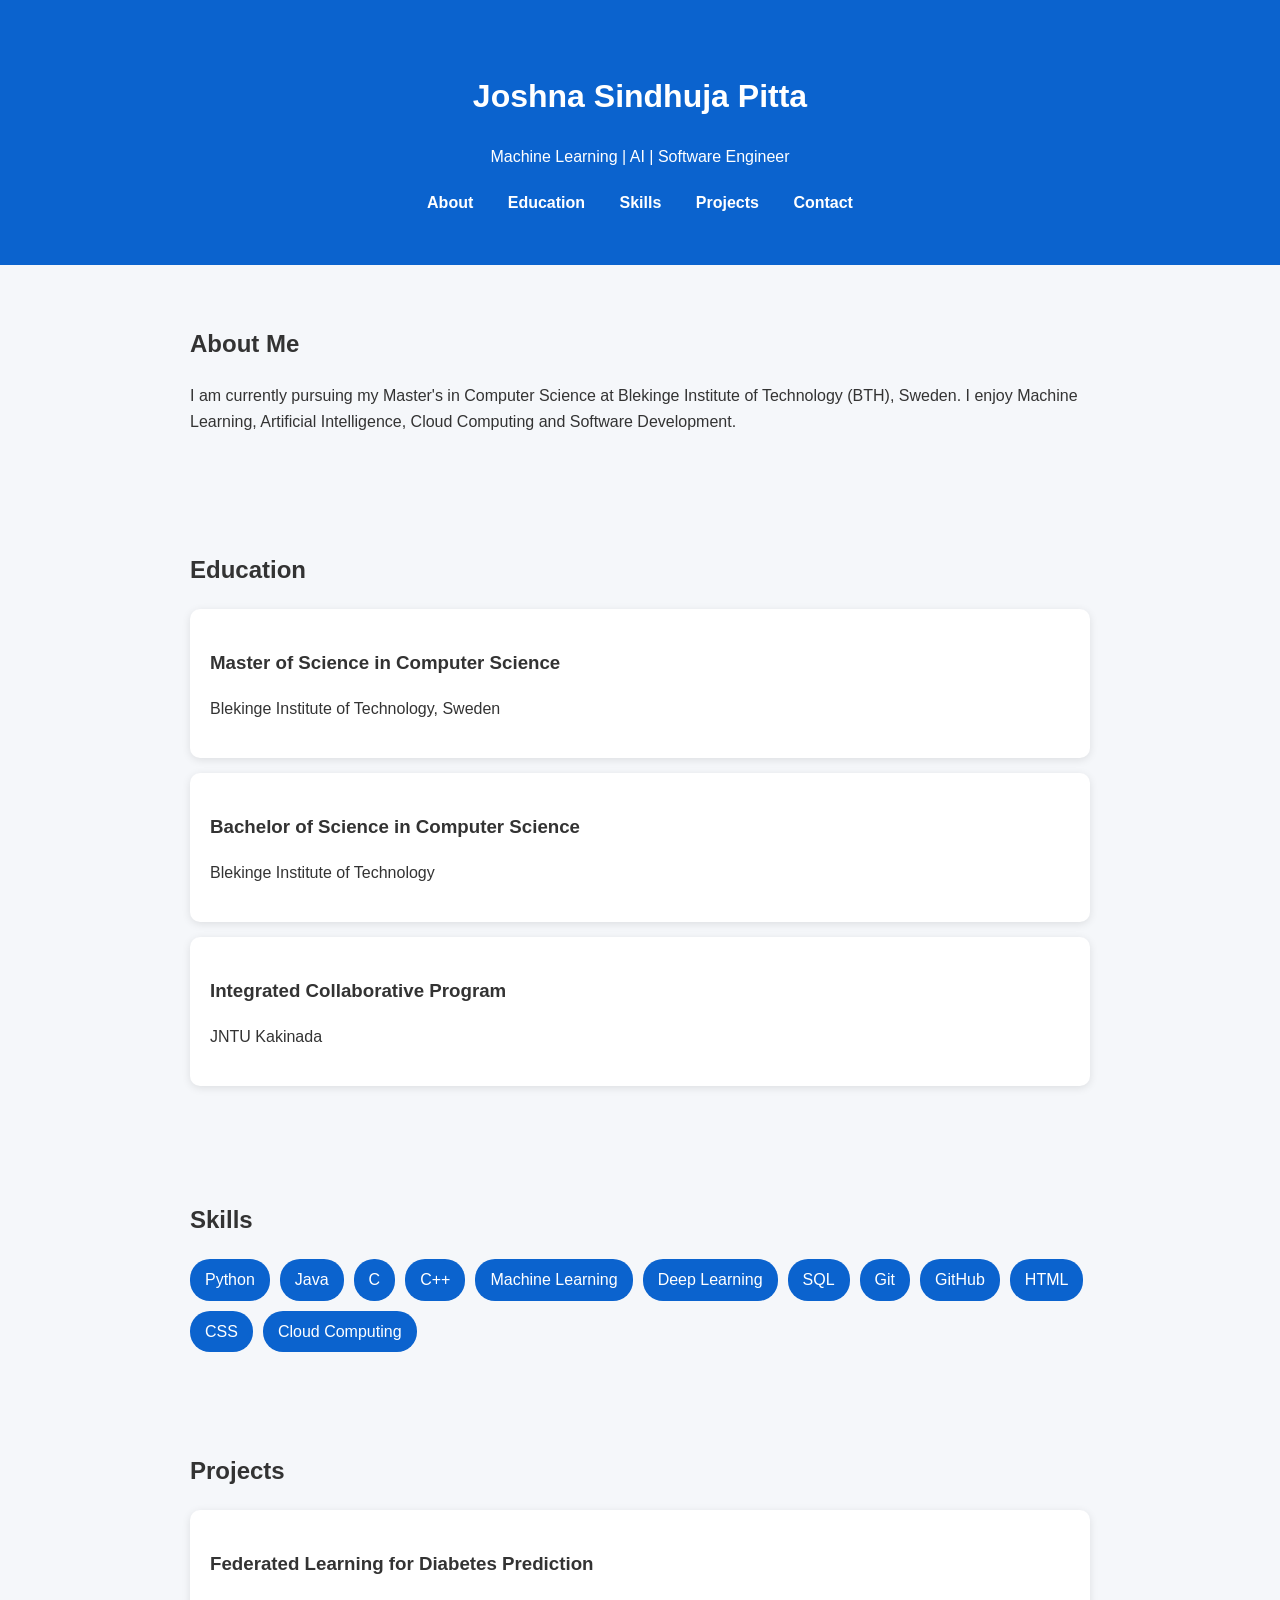
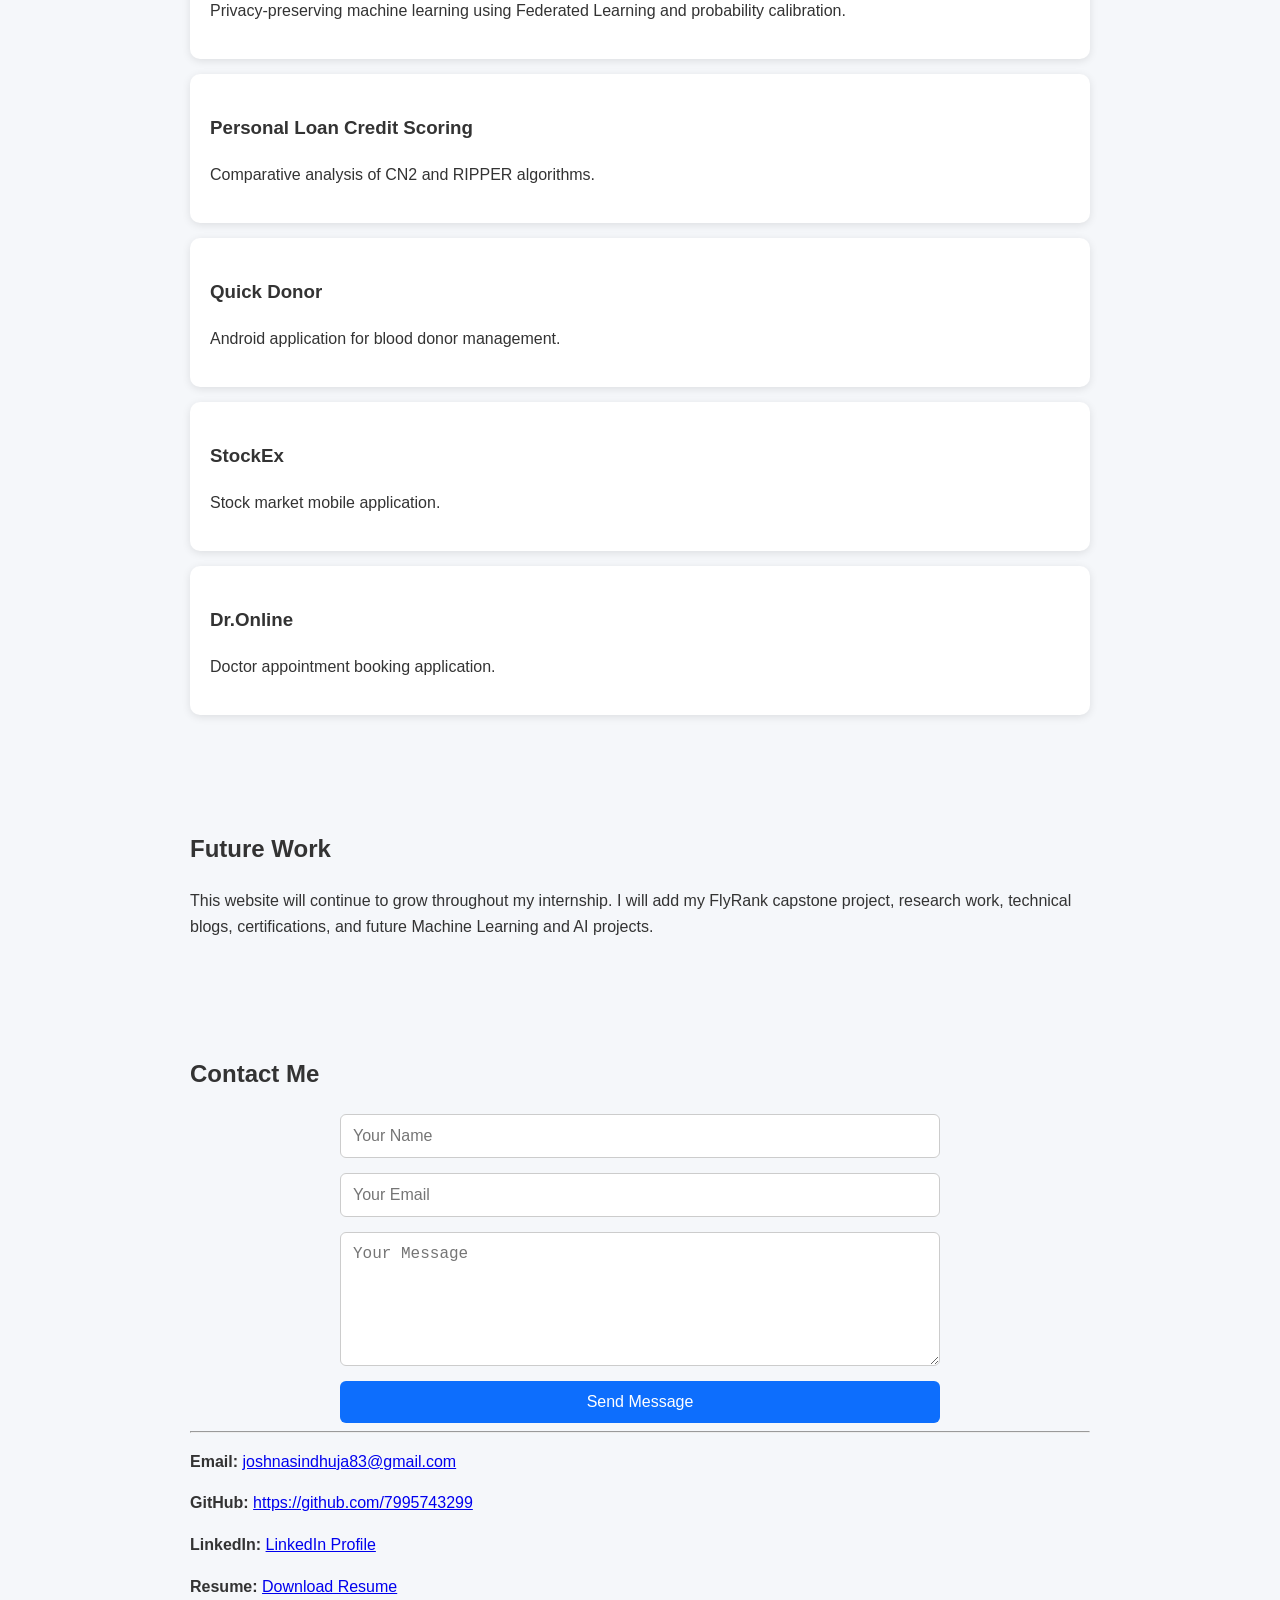
<file: index.html>
<!DOCTYPE html>
<html lang="en">

<head>
    <!-- Google tag (gtag.js) -->
<script async src="https://www.googletagmanager.com/gtag/js?id=G-2GQ2ZLW6FQ"></script>
<script>
  window.dataLayer = window.dataLayer || [];
  function gtag(){dataLayer.push(arguments);}
  gtag('js', new Date());

  gtag('config', 'G-2GQ2ZLW6FQ');
</script>
    
    <meta charset="UTF-8">
    <meta name="viewport" content="width=device-width, initial-scale=1.0">

    <title>Joshna Sindhuja Pitta | Portfolio</title>

    <meta name="description"
        content="Portfolio of Joshna Sindhuja Pitta showcasing Machine Learning, Artificial Intelligence, Software Development, research projects, and the FlyRank AI Fluency Internship.">

    <meta name="keywords"
        content="Joshna Sindhuja Pitta, Portfolio, Machine Learning, Artificial Intelligence, Software Engineer, Python, GitHub, FlyRank">

    <meta name="author" content="Joshna Sindhuja Pitta">

    <meta property="og:title" content="Joshna Sindhuja Pitta | Portfolio">
    <meta property="og:description"
        content="Machine Learning, Artificial Intelligence and Software Engineering Portfolio">
    <meta property="og:type" content="website">
    <meta property="og:url" content="https://7995743299.github.io/flyrank-ml-internship/">
<link rel="icon" href="favicon.ico" type="image/x-icon">
    <link rel="stylesheet" href="style.css">
</head>

<body>

<header>
    <h1>Joshna Sindhuja Pitta</h1>
    <p>Machine Learning | AI | Software Engineer</p>

    <nav>
        <a href="#about">About</a>
        <a href="#education">Education</a>
        <a href="#skills">Skills</a>
        <a href="#projects">Projects</a>
        <a href="#contact">Contact</a>
    </nav>
</header>

<section id="about">
    <h2>About Me</h2>

    <p>
        I am currently pursuing my Master's in Computer Science at
        Blekinge Institute of Technology (BTH), Sweden.
        I enjoy Machine Learning, Artificial Intelligence,
        Cloud Computing and Software Development.
    </p>
</section>

<section id="education">

    <h2>Education</h2>

    <div class="card">
        <h3>Master of Science in Computer Science</h3>
        <p>Blekinge Institute of Technology, Sweden</p>
    </div>

    <div class="card">
        <h3>Bachelor of Science in Computer Science</h3>
        <p>Blekinge Institute of Technology</p>
    </div>

    <div class="card">
        <h3>Integrated Collaborative Program</h3>
        <p>JNTU Kakinada</p>
    </div>

</section>

<section id="skills">

    <h2>Skills</h2>

    <div class="skills">
        <span>Python</span>
        <span>Java</span>
        <span>C</span>
        <span>C++</span>
        <span>Machine Learning</span>
        <span>Deep Learning</span>
        <span>SQL</span>
        <span>Git</span>
        <span>GitHub</span>
        <span>HTML</span>
        <span>CSS</span>
        <span>Cloud Computing</span>
    </div>

</section>

<section id="projects">

    <h2>Projects</h2>

    <div class="card">
        <h3>Federated Learning for Diabetes Prediction</h3>
        <p>Privacy-preserving machine learning using Federated Learning and probability calibration.</p>
    </div>

    <div class="card">
        <h3>Personal Loan Credit Scoring</h3>
        <p>Comparative analysis of CN2 and RIPPER algorithms.</p>
    </div>

    <div class="card">
        <h3>Quick Donor</h3>
        <p>Android application for blood donor management.</p>
    </div>

    <div class="card">
        <h3>StockEx</h3>
        <p>Stock market mobile application.</p>
    </div>

    <div class="card">
        <h3>Dr.Online</h3>
        <p>Doctor appointment booking application.</p>
    </div>

</section>

<section id="future">

    <h2>Future Work</h2>

    <p>
        This website will continue to grow throughout my internship.
        I will add my FlyRank capstone project, research work,
        technical blogs, certifications, and future Machine Learning
        and AI projects.
    </p>

</section>

<section id="contact">

    <h2>Contact Me</h2>

    <form action="https://api.web3forms.com/submit" method="POST">

        <input
            type="hidden"
            name="access_key"
            value="5b245610-29e3-4a67-ac74-37060e2950b4">

        <input
            type="text"
            name="name"
            placeholder="Your Name"
            required>

        <input
            type="email"
            name="email"
            placeholder="Your Email"
            required>

        <textarea
            name="message"
            rows="6"
            placeholder="Your Message"
            required></textarea>

        <button type="submit">
            Send Message
        </button>

    </form>

    <hr>

    <p>
        <strong>Email:</strong>
        <a href="mailto:joshnasindhuja83@gmail.com">
            joshnasindhuja83@gmail.com
        </a>
    </p>

    <p>
        <strong>GitHub:</strong>
        <a href="https://github.com/7995743299" target="_blank">
            https://github.com/7995743299
        </a>
    </p>

    <p>
        <strong>LinkedIn:</strong>
        <a href="https://www.linkedin.com/in/joshna-sindhuja-pitta-86065428b/" target="_blank">
            LinkedIn Profile
        </a>
    </p>

    <p>
        <strong>Resume:</strong>
        <a href="https://drive.google.com/file/d/1eWqRgmk7t8YGKOCNQNlxSv0wfFymWAc9/view?usp=sharing" target="_blank">
            Download Resume
        </a>
    </p>

</section>

</body>
</html>
</file>
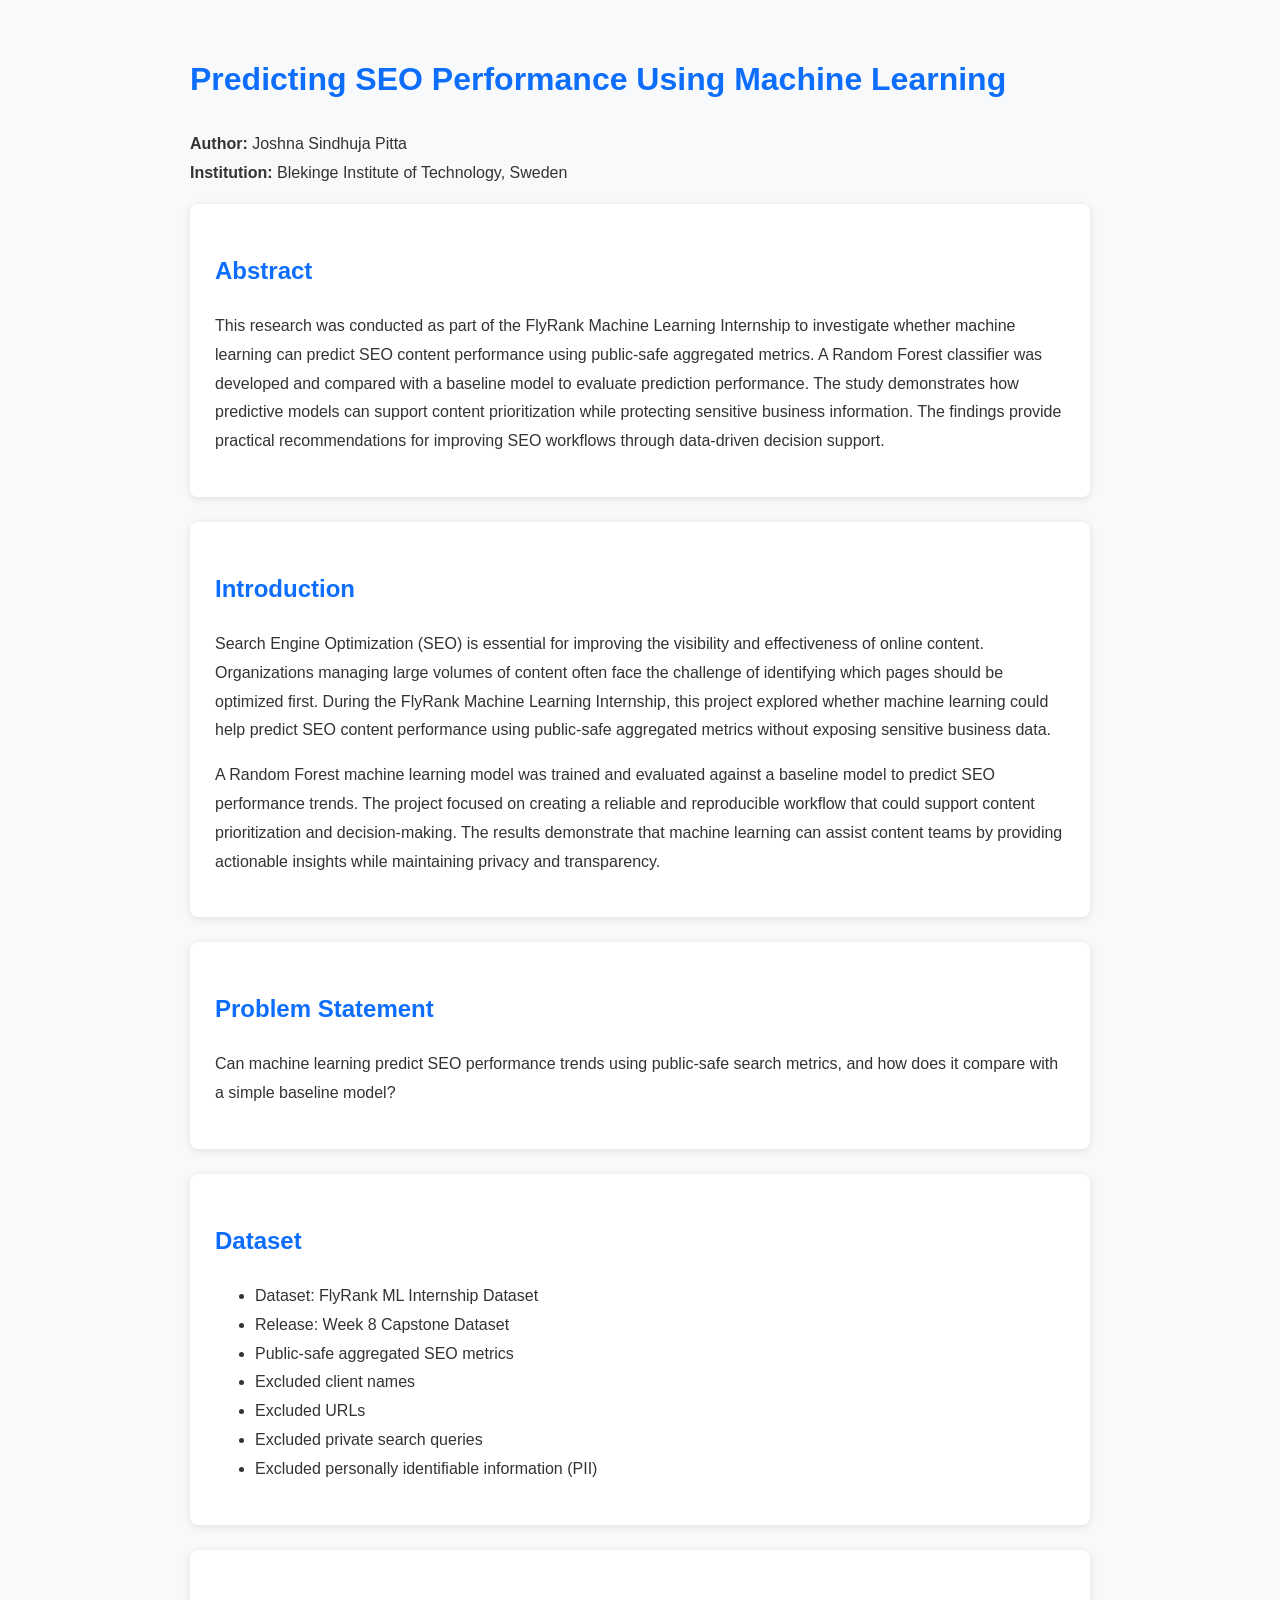
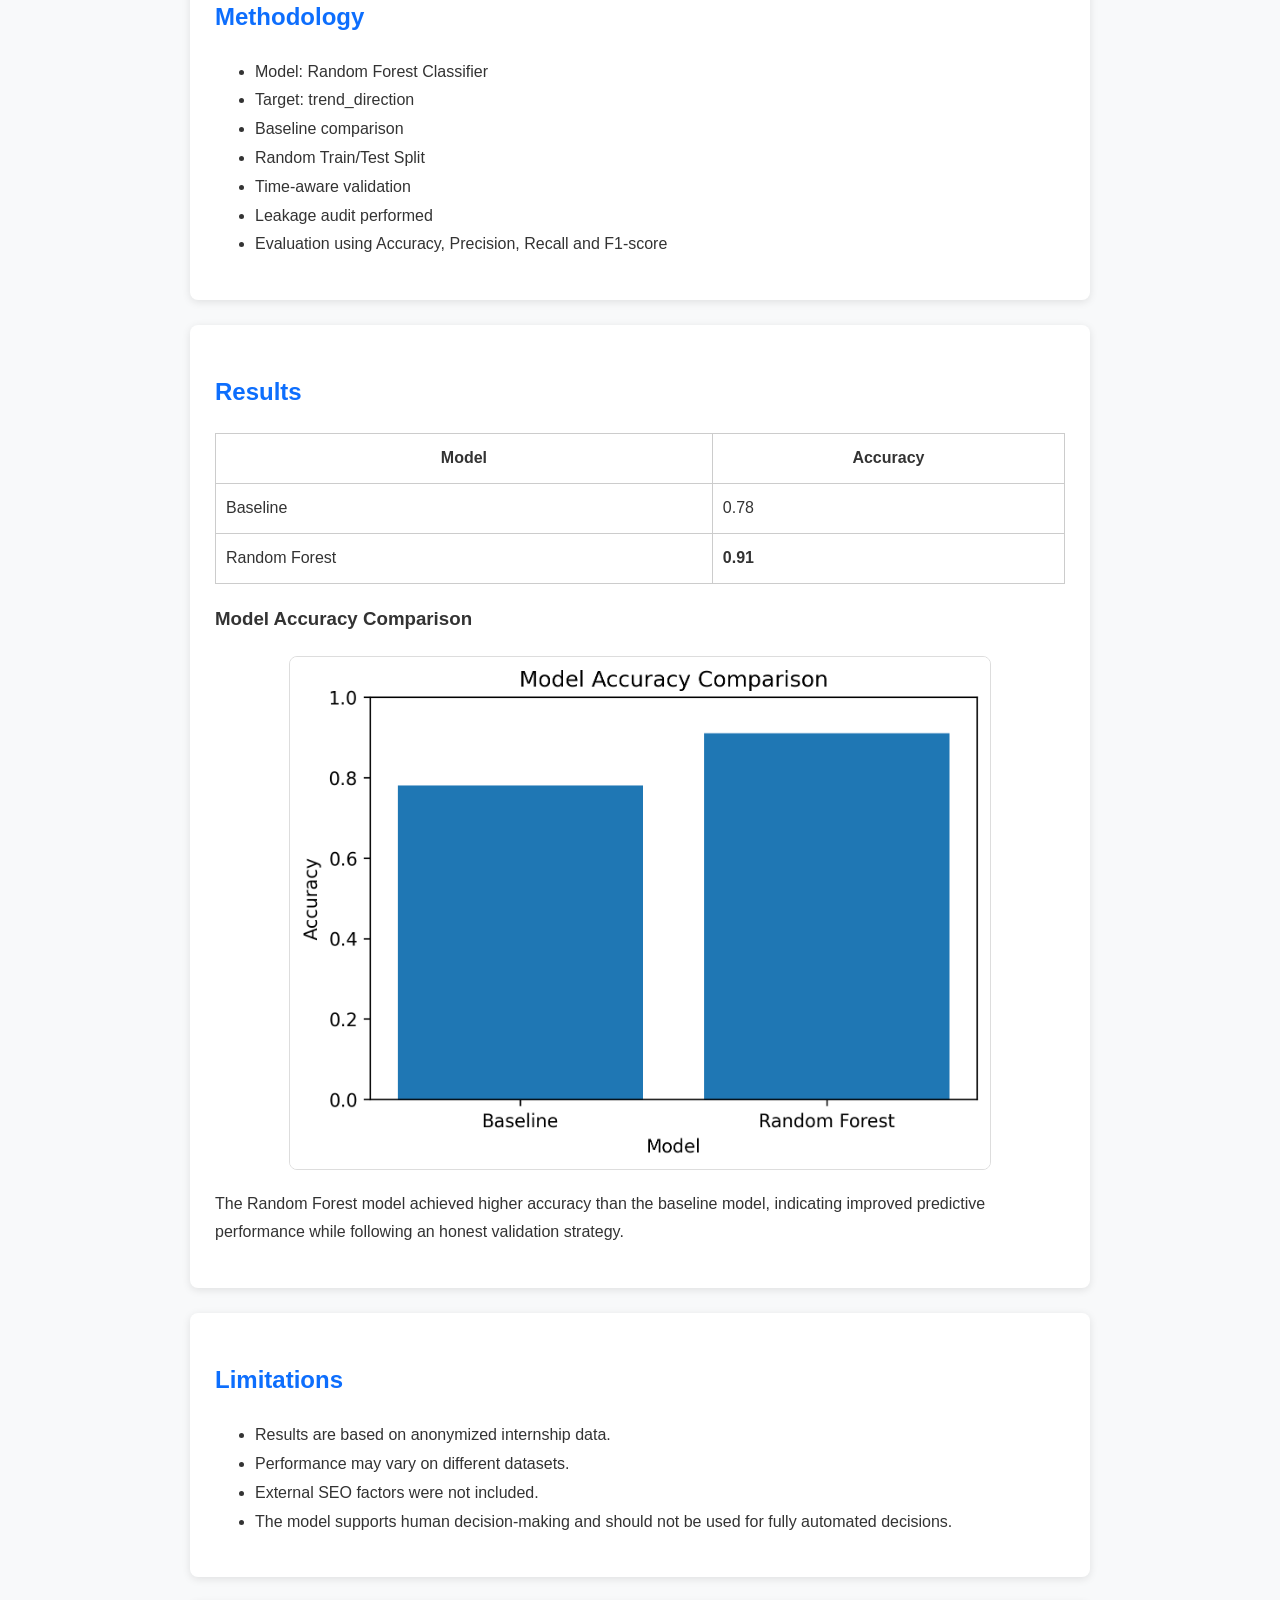
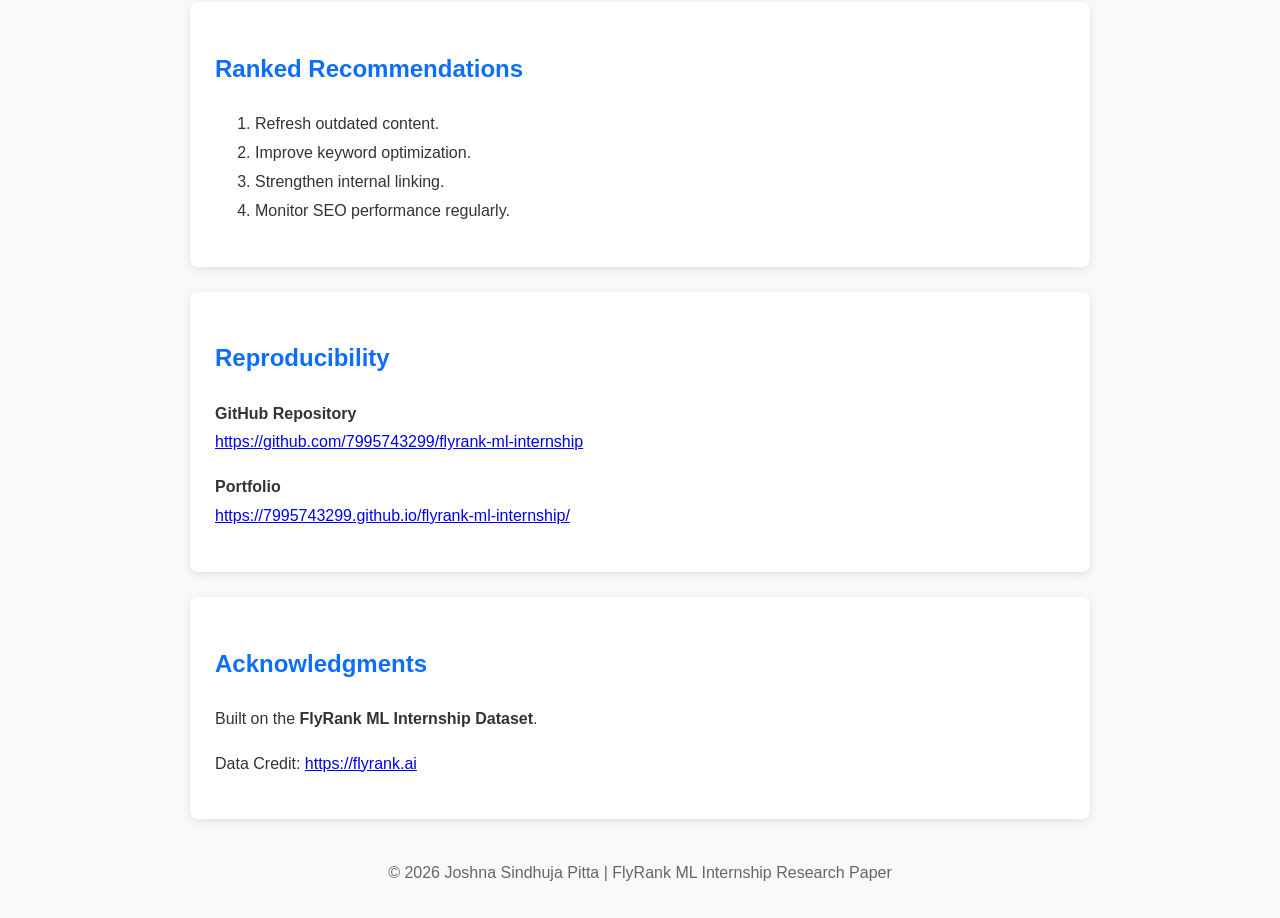
<file: research-paper.html>
<!DOCTYPE html>
<html lang="en">
<head>
<meta charset="UTF-8">
<meta name="viewport" content="width=device-width, initial-scale=1.0">
<title>Research Paper - SEO Performance Prediction</title>

<style>
body{
    font-family:Arial,Helvetica,sans-serif;
    max-width:900px;
    margin:auto;
    padding:30px;
    line-height:1.8;
    background:#f8f9fa;
    color:#333;
}
h1,h2{
    color:#0d6efd;
}
section{
    background:white;
    padding:25px;
    margin-bottom:25px;
    border-radius:8px;
    box-shadow:0 2px 8px rgba(0,0,0,.1);
}
table{
    width:100%;
    border-collapse:collapse;
}
table,th,td{
    border:1px solid #ccc;
}
th,td{
    padding:10px;
}
footer{
    text-align:center;
    margin-top:40px;
    color:#666;
}
</style>

</head>

<body>

<h1>Predicting SEO Performance Using Machine Learning</h1>

<p>
<strong>Author:</strong> Joshna Sindhuja Pitta<br>
<strong>Institution:</strong> Blekinge Institute of Technology, Sweden
</p>

<section>

<h2>Abstract</h2>

<p>
This research was conducted as part of the FlyRank Machine Learning Internship to investigate whether machine learning can predict SEO content performance using public-safe aggregated metrics. A Random Forest classifier was developed and compared with a baseline model to evaluate prediction performance. The study demonstrates how predictive models can support content prioritization while protecting sensitive business information. The findings provide practical recommendations for improving SEO workflows through data-driven decision support.
</p>

</section>

<section>

<h2>Introduction</h2>

<p>
Search Engine Optimization (SEO) is essential for improving the visibility and effectiveness of online content. Organizations managing large volumes of content often face the challenge of identifying which pages should be optimized first. During the FlyRank Machine Learning Internship, this project explored whether machine learning could help predict SEO content performance using public-safe aggregated metrics without exposing sensitive business data.
</p>

<p>
A Random Forest machine learning model was trained and evaluated against a baseline model to predict SEO performance trends. The project focused on creating a reliable and reproducible workflow that could support content prioritization and decision-making. The results demonstrate that machine learning can assist content teams by providing actionable insights while maintaining privacy and transparency.
</p>
</section>

<section>

<h2>Problem Statement</h2>

<p>

Can machine learning predict SEO performance trends using public-safe search metrics, and how does it compare with a simple baseline model?

</p>

</section>

<section>

<h2>Dataset</h2>

<ul>

<li>Dataset: FlyRank ML Internship Dataset</li>

<li>Release: Week 8 Capstone Dataset</li>

<li>Public-safe aggregated SEO metrics</li>

<li>Excluded client names</li>

<li>Excluded URLs</li>

<li>Excluded private search queries</li>

<li>Excluded personally identifiable information (PII)</li>

</ul>

</section>

<section>

<h2>Methodology</h2>

<ul>

<li>Model: Random Forest Classifier</li>

<li>Target: trend_direction</li>

<li>Baseline comparison</li>

<li>Random Train/Test Split</li>

<li>Time-aware validation</li>

<li>Leakage audit performed</li>

<li>Evaluation using Accuracy, Precision, Recall and F1-score</li>

</ul>

</section>

<section>

<h2>Results</h2>

<table>

<tr>

<th>Model</th>

<th>Accuracy</th>

</tr>

<tr>

<td>Baseline</td>

<td>0.78</td>

</tr>

<tr>

<td>Random Forest</td>

<td><strong>0.91</strong></td>

</tr>

</table>
<h3>Model Accuracy Comparison</h3>

<img src="accuracy_comparison.png"
     alt="Model Accuracy Comparison"
     style="max-width:700px; width:100%; display:block; margin:20px auto; border:1px solid #ddd; border-radius:8px;">
<p>

The Random Forest model achieved higher accuracy than the baseline model, indicating improved predictive performance while following an honest validation strategy.

</p>

</section>

<section>

<h2>Limitations</h2>

<ul>

<li>Results are based on anonymized internship data.</li>

<li>Performance may vary on different datasets.</li>

<li>External SEO factors were not included.</li>

<li>The model supports human decision-making and should not be used for fully automated decisions.</li>

</ul>

</section>

<section>

<h2>Ranked Recommendations</h2>

<ol>

<li>Refresh outdated content.</li>

<li>Improve keyword optimization.</li>

<li>Strengthen internal linking.</li>

<li>Monitor SEO performance regularly.</li>

</ol>

</section>

<section>

<h2>Reproducibility</h2>

<p>

<strong>GitHub Repository</strong><br>

<a href="https://github.com/7995743299/flyrank-ml-internship">

https://github.com/7995743299/flyrank-ml-internship

</a>

</p>

<p>

<strong>Portfolio</strong><br>

<a href="https://7995743299.github.io/flyrank-ml-internship/">

https://7995743299.github.io/flyrank-ml-internship/

</a>

</p>

</section>

<section>

<h2>Acknowledgments</h2>

<p>

Built on the <strong>FlyRank ML Internship Dataset</strong>.

</p>

<p>

Data Credit:

<a href="https://flyrank.ai">

https://flyrank.ai

</a>

</p>

</section>

<footer>

© 2026 Joshna Sindhuja Pitta | FlyRank ML Internship Research Paper

</footer>

</body>

</html>
</file>
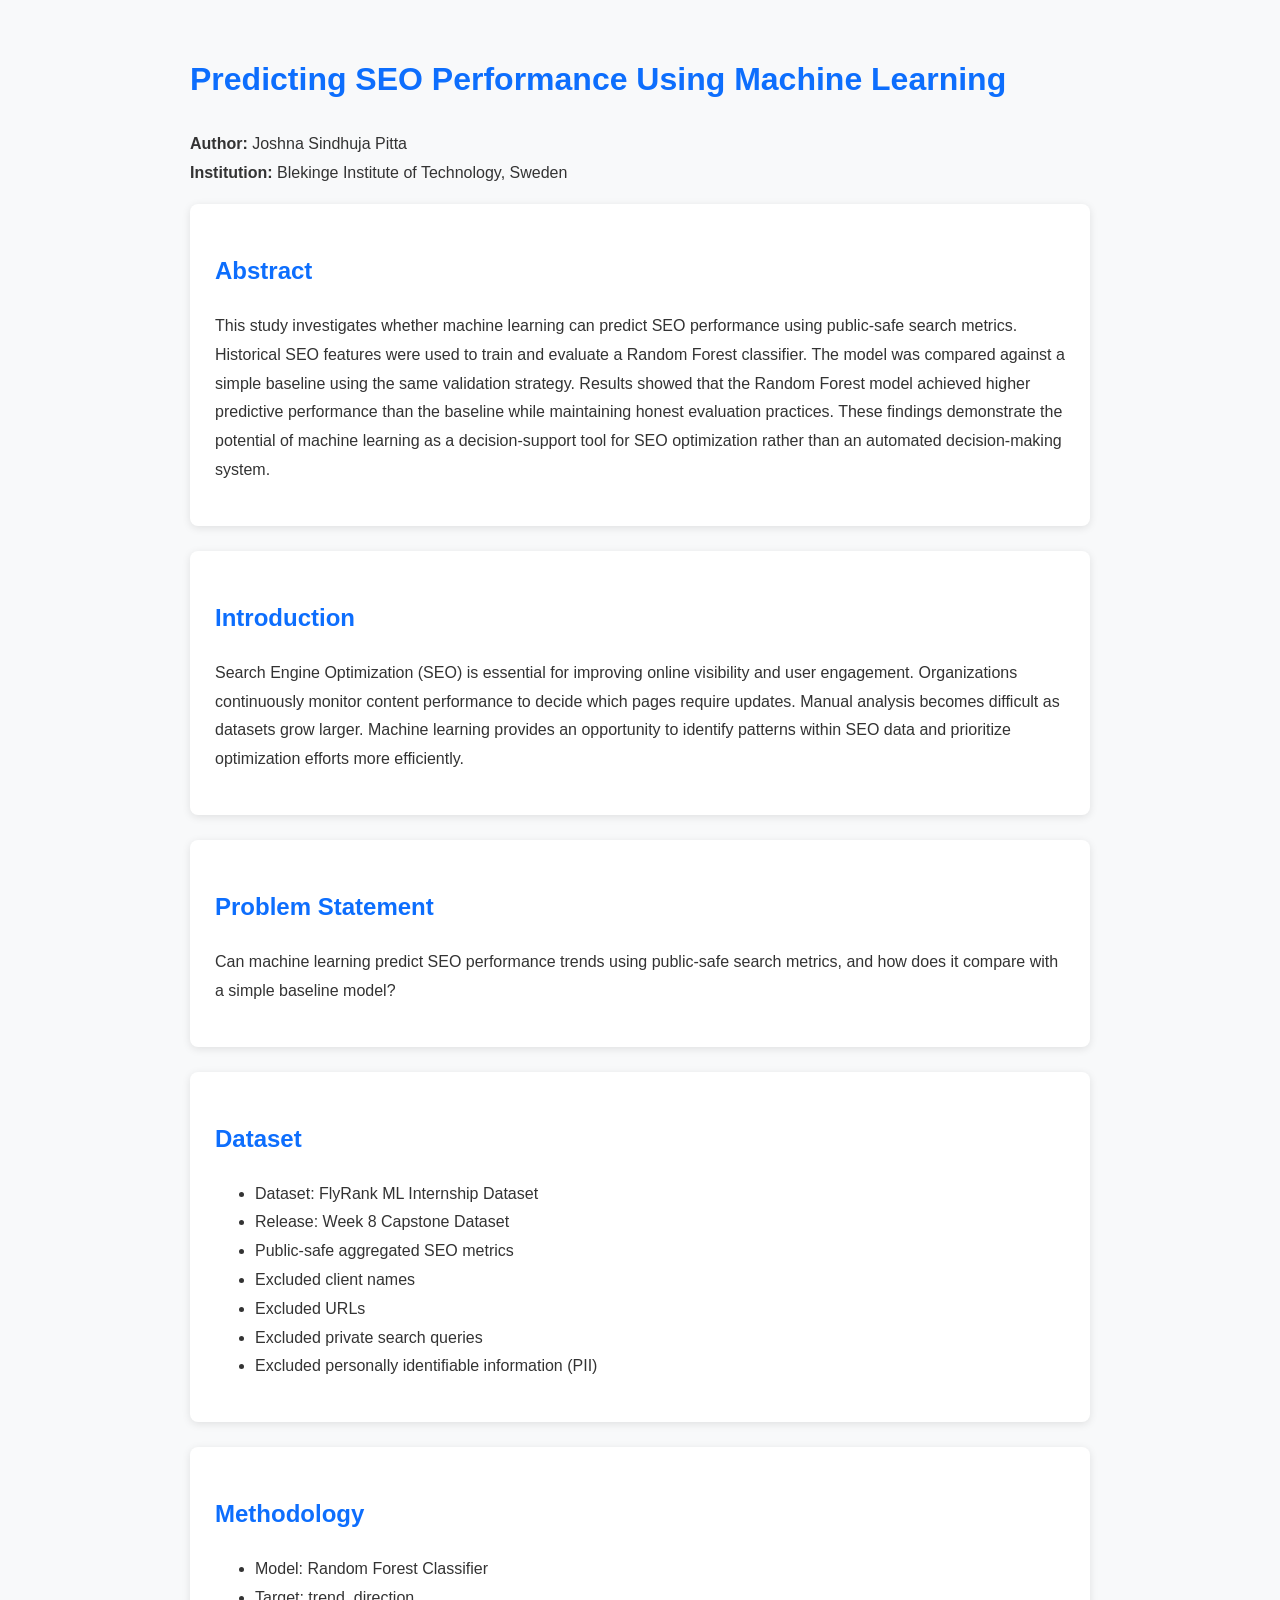
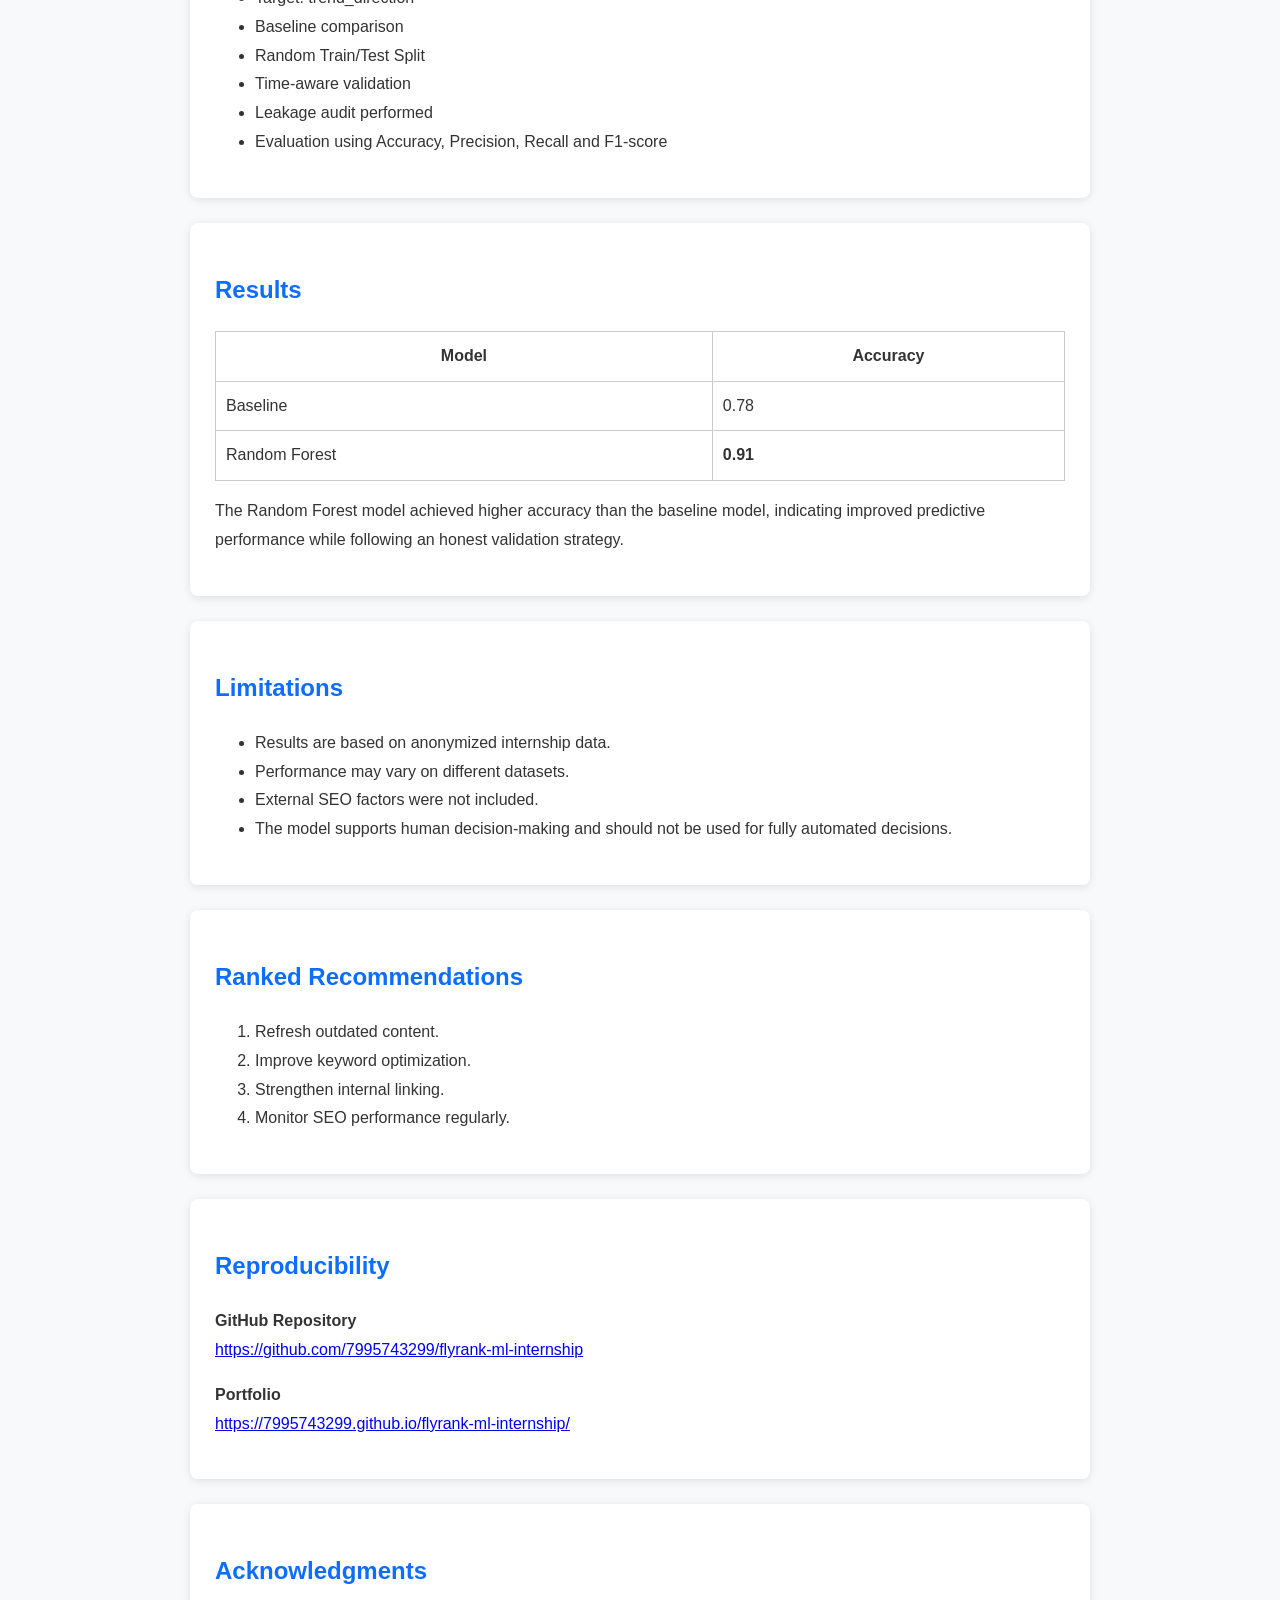
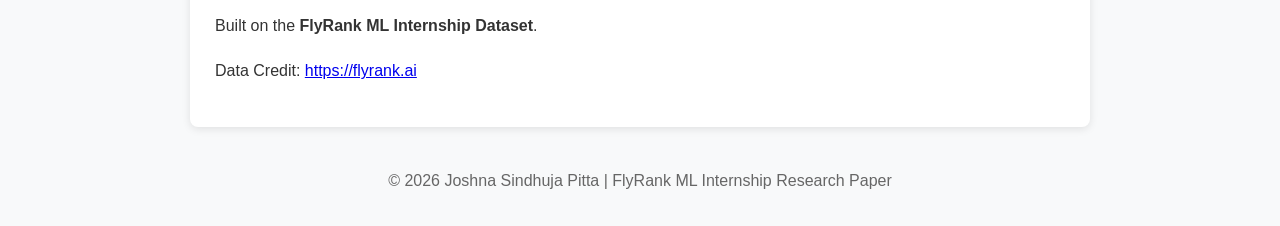
<file: work/notebooks/research-paper.html>
<!DOCTYPE html>
<html lang="en">
<head>
<meta charset="UTF-8">
<meta name="viewport" content="width=device-width, initial-scale=1.0">
<title>Research Paper - SEO Performance Prediction</title>

<style>
body{
    font-family:Arial,Helvetica,sans-serif;
    max-width:900px;
    margin:auto;
    padding:30px;
    line-height:1.8;
    background:#f8f9fa;
    color:#333;
}
h1,h2{
    color:#0d6efd;
}
section{
    background:white;
    padding:25px;
    margin-bottom:25px;
    border-radius:8px;
    box-shadow:0 2px 8px rgba(0,0,0,.1);
}
table{
    width:100%;
    border-collapse:collapse;
}
table,th,td{
    border:1px solid #ccc;
}
th,td{
    padding:10px;
}
footer{
    text-align:center;
    margin-top:40px;
    color:#666;
}
</style>

</head>

<body>

<h1>Predicting SEO Performance Using Machine Learning</h1>

<p>
<strong>Author:</strong> Joshna Sindhuja Pitta<br>
<strong>Institution:</strong> Blekinge Institute of Technology, Sweden
</p>

<section>

<h2>Abstract</h2>

<p>

This study investigates whether machine learning can predict SEO performance using public-safe search metrics. Historical SEO features were used to train and evaluate a Random Forest classifier. The model was compared against a simple baseline using the same validation strategy. Results showed that the Random Forest model achieved higher predictive performance than the baseline while maintaining honest evaluation practices. These findings demonstrate the potential of machine learning as a decision-support tool for SEO optimization rather than an automated decision-making system.

</p>

</section>

<section>

<h2>Introduction</h2>

<p>

Search Engine Optimization (SEO) is essential for improving online visibility and user engagement. Organizations continuously monitor content performance to decide which pages require updates. Manual analysis becomes difficult as datasets grow larger. Machine learning provides an opportunity to identify patterns within SEO data and prioritize optimization efforts more efficiently.

</p>

</section>

<section>

<h2>Problem Statement</h2>

<p>

Can machine learning predict SEO performance trends using public-safe search metrics, and how does it compare with a simple baseline model?

</p>

</section>

<section>

<h2>Dataset</h2>

<ul>

<li>Dataset: FlyRank ML Internship Dataset</li>

<li>Release: Week 8 Capstone Dataset</li>

<li>Public-safe aggregated SEO metrics</li>

<li>Excluded client names</li>

<li>Excluded URLs</li>

<li>Excluded private search queries</li>

<li>Excluded personally identifiable information (PII)</li>

</ul>

</section>

<section>

<h2>Methodology</h2>

<ul>

<li>Model: Random Forest Classifier</li>

<li>Target: trend_direction</li>

<li>Baseline comparison</li>

<li>Random Train/Test Split</li>

<li>Time-aware validation</li>

<li>Leakage audit performed</li>

<li>Evaluation using Accuracy, Precision, Recall and F1-score</li>

</ul>

</section>

<section>

<h2>Results</h2>

<table>

<tr>

<th>Model</th>

<th>Accuracy</th>

</tr>

<tr>

<td>Baseline</td>

<td>0.78</td>

</tr>

<tr>

<td>Random Forest</td>

<td><strong>0.91</strong></td>

</tr>

</table>

<p>

The Random Forest model achieved higher accuracy than the baseline model, indicating improved predictive performance while following an honest validation strategy.

</p>

</section>

<section>

<h2>Limitations</h2>

<ul>

<li>Results are based on anonymized internship data.</li>

<li>Performance may vary on different datasets.</li>

<li>External SEO factors were not included.</li>

<li>The model supports human decision-making and should not be used for fully automated decisions.</li>

</ul>

</section>

<section>

<h2>Ranked Recommendations</h2>

<ol>

<li>Refresh outdated content.</li>

<li>Improve keyword optimization.</li>

<li>Strengthen internal linking.</li>

<li>Monitor SEO performance regularly.</li>

</ol>

</section>

<section>

<h2>Reproducibility</h2>

<p>

<strong>GitHub Repository</strong><br>

<a href="https://github.com/7995743299/flyrank-ml-internship">

https://github.com/7995743299/flyrank-ml-internship

</a>

</p>

<p>

<strong>Portfolio</strong><br>

<a href="https://7995743299.github.io/flyrank-ml-internship/">

https://7995743299.github.io/flyrank-ml-internship/

</a>

</p>

</section>

<section>

<h2>Acknowledgments</h2>

<p>

Built on the <strong>FlyRank ML Internship Dataset</strong>.

</p>

<p>

Data Credit:

<a href="https://flyrank.ai">

https://flyrank.ai

</a>

</p>

</section>

<footer>

© 2026 Joshna Sindhuja Pitta | FlyRank ML Internship Research Paper

</footer>

</body>

</html>
</file>
<file: style.css>
body{
font-family:Arial,Helvetica,sans-serif;
margin:0;
background:#f5f7fa;
color:#333;
line-height:1.6;
}

header{
background:#0b63ce;
color:white;
text-align:center;
padding:50px 20px;
}

nav{
margin-top:20px;
}

nav a{
color:white;
text-decoration:none;
margin:0 15px;
font-weight:bold;
}

section{
padding:40px;
max-width:900px;
margin:auto;
}

.card{
background:white;
padding:20px;
margin:15px 0;
border-radius:10px;
box-shadow:0 2px 8px rgba(0,0,0,0.1);
}

.skills{
display:flex;
flex-wrap:wrap;
gap:10px;
}

.skills span{
background:#0b63ce;
color:white;
padding:8px 15px;
border-radius:20px;
}

footer{
background:#222;
color:white;
text-align:center;
padding:20px;
margin-top:40px;
}
form{
    display:flex;
    flex-direction:column;
    gap:15px;
    max-width:600px;
    margin:auto;
}

form input,
form textarea{
    padding:12px;
    border:1px solid #ccc;
    border-radius:6px;
    font-size:16px;
}

form button{
    padding:12px;
    background:#0d6efd;
    color:white;
    border:none;
    border-radius:6px;
    font-size:16px;
    cursor:pointer;
}

form button:hover{
    background:#0b5ed7;
}
</file>
